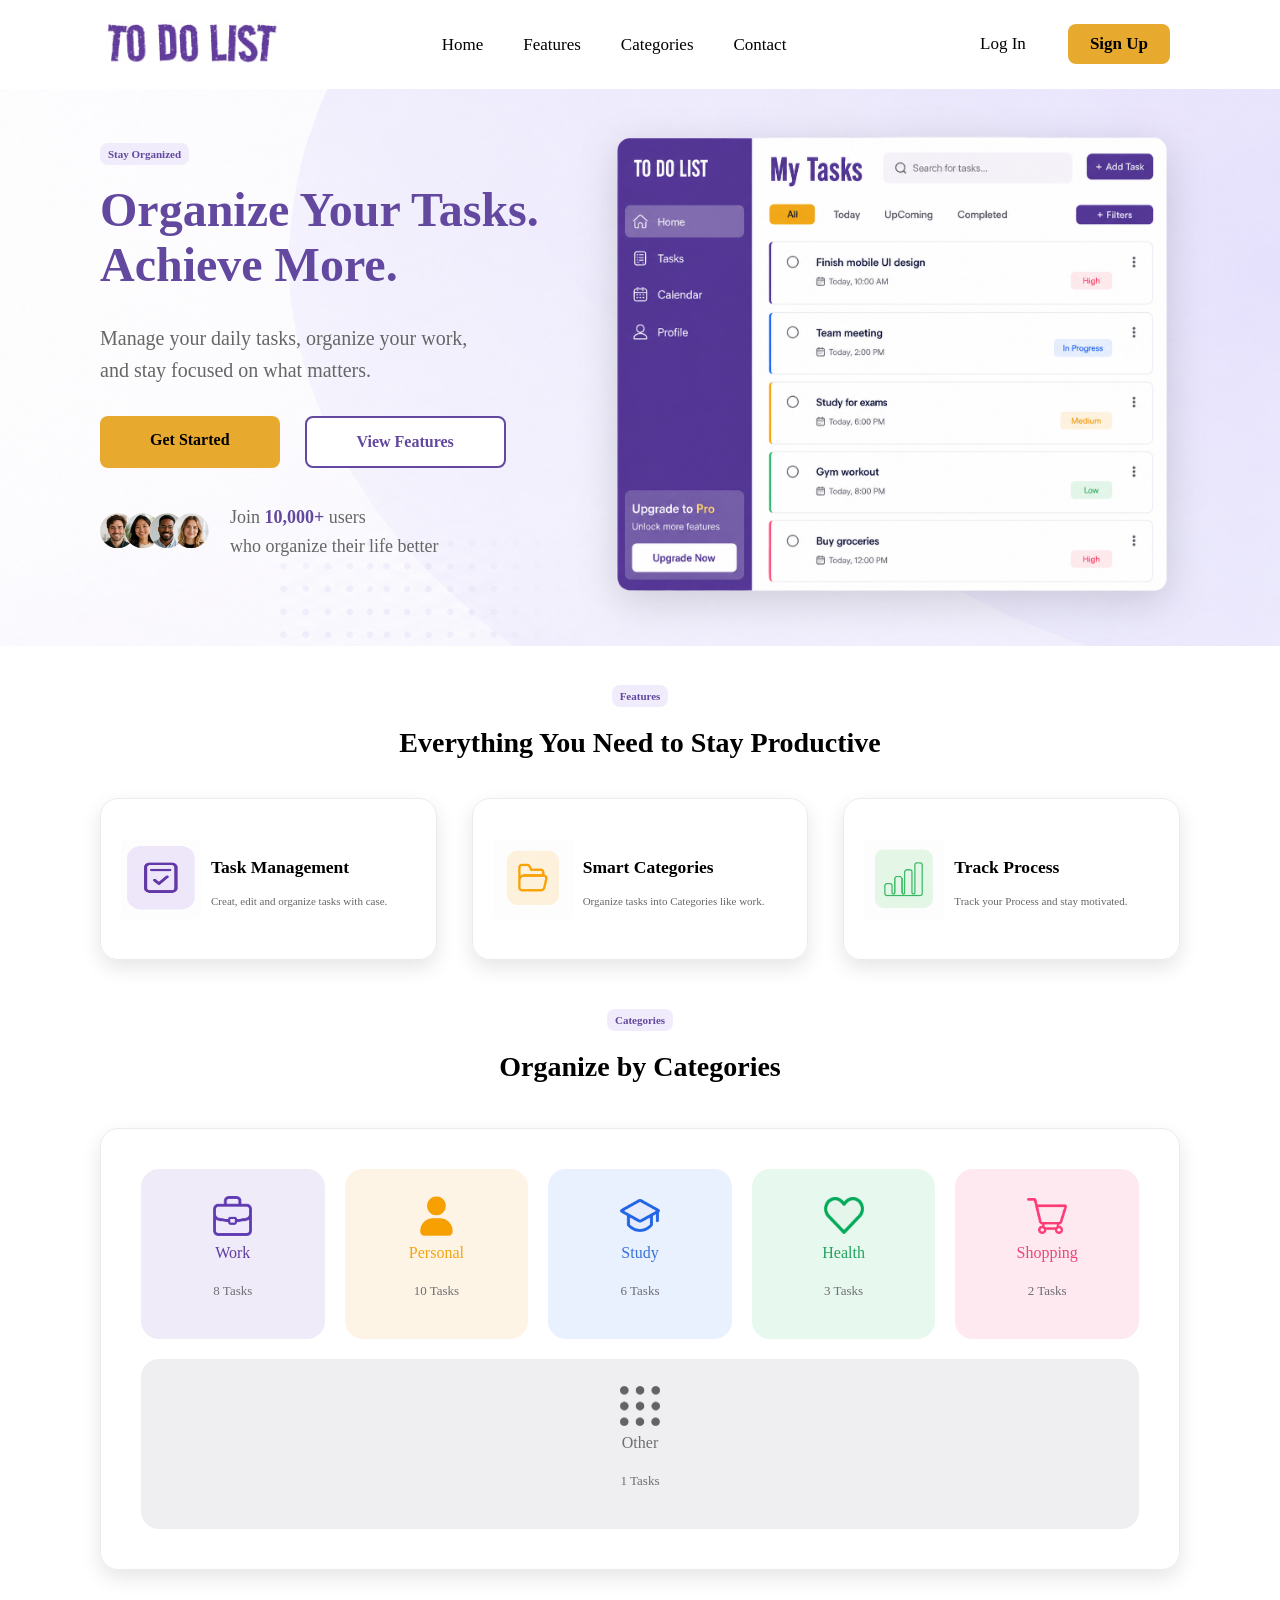
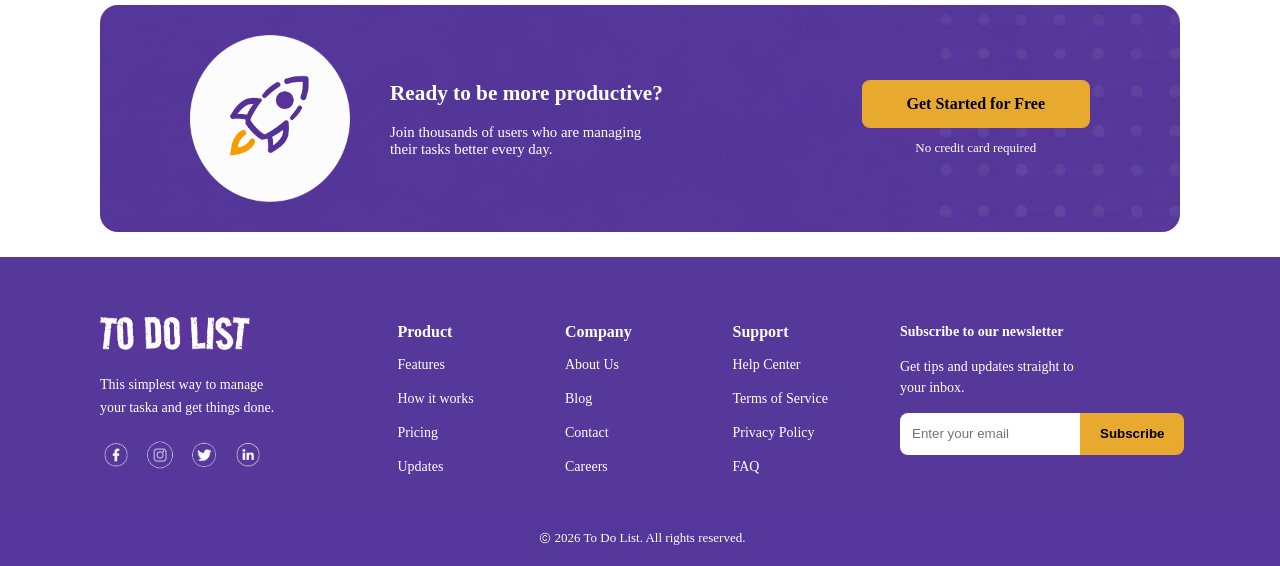
<file: index.html>
<!DOCTYPE html>
<html lang="en">
<head>
    <meta charset="UTF-8">
    <meta name="viewport" content="width=device-width, initial-scale=1.0">
    <link rel="stylesheet" href="todo.css">
    <title>to do list</title>
</head>

<body>


    <header>

        <img 
        class="site-logo" 
        src="images/logo.jpg" 
        alt="To Do logo"
        >

            <nav class="main-navigation">
                <a href="#todo.html">Home</a>
                <a href="#features">Features</a>
                <a href="#categories">Categories</a>
                <a href="#contact">Contact</a>
            </nav>
       
        <div class="account-links">
                <a href="#login.html" class="login">Log In</a>
                <a href="#signup.html" class="signup">Sign Up</a>
        </div>

    </header>
      

    <main>

        <section id="home" class="hero-section"> 
        
            <div class="hero-content">
                <span class="section-label">Stay Organized</span>
                <h1>Organize Your Tasks.<br>Achieve More.</h1>
                <p>Manage your daily tasks, organize your work,<br> and stay focused on what matters.</p>

                <div class="hero-actions">
                    <a href="#signup" class="orbutton">Get Started</a>
                    <a href="#features" class="prbutton">View Features</a>
                </div>

                <div class="hero-users">
                        <a href="#">
                            <img src="images/peopleimg.png" alt="peopleimg">
                        </a>
                        
                    
                        <p>
                            Join <span class="highlight-number">10,000+</span> users
                            <br>
                            who organize their life better
                        </p>                </div>
            </div>

            <div class="hero-image">
                <img src="images/heroimg.png" alt="To-do list application dashboard preview">
            </div> 
        </section>

        <section id="features" class="features-section"> 

            <span class="section-label">Features</span>
            <h2>Everything You Need to Stay Productive</h2>

            <div class="feature-cards">

               <article class="card">
                <img src="images/tik.png" alt="Management logo">
                <div class="txt">
                <h3>Task Management</h3>
                <p>Creat, edit and organize tasks with case.</p>
            </div>
               </article>

                <article class="card">
                    <img src="images/folder.png" alt="Categoties logo">
                    <div class="txt">
                    <h3>Smart Categories</h3>
                    <p>Organize tasks into Categories like work.</p>
                </div>
                    
                </article>

                 <article class="card">
                    <img src="images/nemo.png" alt="Process logo">
                    <div class="txt">
                    <h3>Track Process</h3>
                    <p>Track your Process and stay motivated.</p>
                </div>
                 </article>
            </div>
        </section>

        <section id="categories" class="categories-section"> 

            <span>Categories</span>
            <h2>Organize by Categories</h2>

            <div class="categorie-cards">

                <div class="cardcat">
                    
                    <div class="Work">
                    <img src="images/card1.png">
                    <a href="#work">Work</a>
                    <p>8 Tasks</p>
                </div>
                </div>
                <div class="cardcat">
                     
                     <div class="Personal">
                    <img src="images/card2.png">
                    <a href="#personal">Personal</a>
                    <p>10 Tasks</p>
                </div>
                </div>
                  <div class="cardcat">
                     
                    <div class="Study">
                    <img src="images/card3.png">
                    <a href="#study">Study</a>
                    <p>6 Tasks</p>
                </div>
                  </div>
                <div class="cardcat">
                     
                    <div class="Health">
                    <img src="images/card4.png">
                    <a href="#health">Health</a>
                    <p>3 Tasks</p>
                </div>
                </div>
                <div class="cardcat">
                     
                      <div class="Shopping">
                    <img src="images/card5.png">
                    <a href="#shopping">Shopping</a>
                    <p>2 Tasks</p>
                </div>
                </div>
                <div class="cardcat">
                   
                    <div class="Other">
                     <img src="images/card6.png">
                    <a href="#other">Other</a>
                    <p>1 Tasks</p>
                </div>
                
                </div>

            </div>
         </section>
        <section id="signup" class="cta-section"> 
            
                <img
                src="images/ctaimg.png"
                alt="cta image">
                <div class="contents">
                      <div class="cta-content">
                    <h2>Ready to be more productive?</h2>
                    <p>Join thousands of users who are managing<br> their tasks better every day.</p>
                </div>
                <div class="cta-action">
                    <a href="#">Get Started for Free</a>
                    <p>No credit card required</p>
                </div>
                </div>
              
               
        </section>
    </main>


    <footer>
        <div class="partup">
             <div class="social-media">
        <img
        class="footer-logo" 
        src="images/logoai.png" 
        alt="To Do logo">
        <p>This simplest way to manage<br>your taska and get things done.</p>
        <a href="#">
             <img src="images/facelogo.png" alt="Facebook">
        </a>
        <a href="#">
             <img src="images/inslogo.png" alt="Instagram">
        </a>
         <a href="#">
             <img src="images/xlogo.png" alt="Instagram">
        </a>
         <a href="#">
             <img src="images/linklogo.png" alt="Instagram">
        </a>
       </div>

       <div class="boxes">
        <p class="footer-title">Product</p>
        <div class="items">
             <a href="#">Features</a><br>
             <a href="#">How it works</a><br>
             <a href="#">Pricing</a><br>
             <a href="#">Updates</a>
        </div>
       </div>

       <div class="boxes">
        <p class="footer-title">Company</p>
        <div class="items">
             <a href="#">About Us</a><br>
          <a href="#">Blog</a><br>
            <a href="#">Contact</a><br>
              <a href="#">Careers</a>
        </div>
       </div>

       <div class="boxes">
        <p class="footer-title">Support</p>
          <div class="items">
            <a href="#">Help Center</a><br>
          <a href="#">Terms of Service</a><br>
            <a href="#">Privacy Policy</a><br>
              <a href="#">FAQ</a>
          </div>
      
       </div>

       <div class="subscribe">
        <p class="footer-title">Subscribe to our newsletter</p>
        <p>Get tips and updates straight to<br>your inbox.</p>
                <form class="subscribe-form">
                 <input
                    type="email"
                    placeholder="Enter your email"
                    required
                >

                    <button type="submit">Subscribe</button>
                </form>
       </div>
    </div>

      <div class="partdown">
        <img 
           class="last-icon" 
        src="images/icon.png" 
        alt="icon">
        <p>2026 To Do List. All rights reserved.</p>
      </div>
    </footer>
</body>
</html>
</file>
<file: todo.css>
* {
        box-sizing: border-box;
}

html,
body {
        width: 100%;
        height: auto;
        margin: 0;
        padding: 0;
        max-width: 100%;
}

img {
    max-width: 100%;
    height: auto;
}

header {
        width: 100%;
        height: auto;
        display: flex;
        justify-content: space-between;
        padding: 5px 100px;
}
header .site-logo{
        width: 180px;
        height: auto;
}

header .main-navigation{
        display: flex;
        gap: 40px;

        text-align: center;
}
header .main-navigation a{
        color: black;
        text-decoration: none;
        font-size: 17px;
        display: flex;
        align-items: center;
}
header .main-navigation a:hover {
        color: purple;
}

header .account-links{
        margin-top: 5px;
        display: flex;
        gap: 10px;
        padding: 14px 10px 0 0;
}
header .account-links a{
        height: 40px;
        color: black;
        text-decoration: none;
        padding: 8px 30px;
        font-size: 17px;
        border: 2px solid transparent;
        white-space: nowrap
}
header .account-links .login:hover{
        color: #56379A;
        border-color: #56379A;
        border-radius: 8px;
}
header .account-links .signup{
        background-color: #E8AA2E;
        height: 40px;
        padding: 8px 20px;
        border-radius: 8px;
        font-weight: bold;
        white-space: nowrap
}
header .account-links .signup:hover{
        background-color: #D99A1F;
}

.hero-section{
        max-width: 100%;
        height: auto;

        padding: 40px 100px;

        background-image: url("images/backhero.png");
        background-position:right;
        
        display: flex;

}

.hero-content{
        flex: 1 1 600px;
        padding-top: 15px;
}
.hero-section .hero-image{
   flex: 1 1 700px;
}
.hero-content .section-label{
        width: 125px;
        height: auto;

        padding: 5px 8px;

        color:#62489E;
        background-color: #F0ECFC;
        font-weight: 700;
        font-size: 11px;
        border-radius: 8px;
}
.hero-content h1{
        padding-top: 20px;
        margin: 0;

        color: #62489E;
        font-weight: 700;
        line-height: 1.15;
        font-size: clamp(45px, 3.75vw, 60px);   
}
.hero-content p{
        font-size: clamp(16px, 1.66vw ,20px);

        line-height: 1.6;
        color: #666;
        margin: 30px 0;
}

.hero-actions{
        display: flex;
        gap:25px;
        margin: 5px 0;
}
.hero-actions .orbutton{
        color:black;
        text-decoration: none;
        background-color: #E8AA2E;
        border-radius: 8px;
        font-weight: 700;

        padding: 15px 50px;

        white-space: nowrap
}
.hero-actions .orbutton:hover{
         background-color: #D99A1F;
}
.hero-actions .prbutton{
        padding: 15px 50px;

        text-decoration: none;
        border-radius: 8px;
        background-color: white;
        color: #62489E;
        border: 2px solid #62489E;
        font-weight: 700;

        white-space: nowrap
}
.hero-actions .prbutton:hover{
        border: 2px solid #D99A1F;
        color: #D99A1F;
}


.hero-image img{
        display: flex;
        align-items: center;
        border-radius: 8px;
       
        filter: drop-shadow(0 10px 20px rgba(0, 0, 0, 0.15));
}

.hero-section .hero-users{
        display: flex;
        align-items: center;
}
.hero-users p{
        font-size: 18px;
        line-height: 1.6;
        color: #666;
}
.hero-users span{
        color: #62489E;
        font-weight: 700;
}
.hero-users a {
        width: 130px;
        flex-shrink: 0;
    
}
.hero-users a img{
        width: 100%;
        height: auto;
        display: block;
}


.features-section{
        width: 100%;
        height: auto;
        padding: 40px 100px;
        display: block;
        text-align: center;
}
.features-section .section-label{
        width: 125px;
        height: auto;
        padding: 5px 8px;
        color:#62489E;
        background-color: #F0ECFC;
        font-weight: 700;
        font-size: 11px;
        border-radius: 8px;
}
.features-section h2{
        font-size: 28px;
}
    
.features-section .feature-cards{
        flex-wrap: wrap;
        display: flex;
        gap: 35px;
        font-size: 15px;
}
.feature-cards .card{
        flex: 1 1 280px;
        height: auto;
        display: flex;
        gap: 10px;
        border:1px solid #ebebeb;
        border-radius: 18px;
        padding: 40px 20px;
        margin-top: 15px;
        text-align:left;
        align-items: center;
        
        box-shadow: 0 8px 20px rgba(0, 0, 0, 0.10);
}
.feature-cards .card .txt p{
        color: #666;
        font-size: 11px;
}
.feature-cards .card img{
    width: 80px;
    height: 80px;
}

.categories-section{
        width: 100%;
        padding: 10px 100px;
        text-align: center;
}
.categories-section span{
        width: 125px;
        height: auto;

        padding: 5px 8px;

        color:#62489E;
        background-color: #F0ECFC;
        font-weight: 700;
        font-size: 11px;
        border-radius: 8px;
}
.categories-section h2{
        font-size: 28px;
        margin-bottom: 45px;
}
.categorie-cards{
        display: flex;
        gap: 20px;
        flex-wrap: wrap;
         
        padding: 40px;

        border:1px solid #ebebeb;
        border-radius: 18px;
        box-shadow: 0 8px 20px rgba(0, 0, 0, 0.10);
}
.cardcat{
        flex: 1 0 160px;
        min-width: 0;
        display: flex;
        flex-direction: column;
        align-items: center;
        justify-content: center; 
        
            
}
.cardcat > div {
    width: 100%;
    min-height: 170px;

    padding: 20px 10px;

    display: flex;
    flex-direction: column;
    align-items: center;
    justify-content: center;

    border-radius: 18px;
}

.cardcat .Work{
        color:#5F3C9F;
        background-color: #F0EBF9;
         
        border-radius: 18px;
}
.cardcat .Personal{
        color: #F4A510;
        background-color: #FEF4E5;
         
        border-radius: 18px;
}
.cardcat .Study{
        color:#3772D5;
        background-color: #E9F0FE;
        
        border-radius: 18px;
}
.cardcat .Health{
        color: #22A35E;
        background-color: #E7F9EE;
         
        border-radius: 18px;
}
.cardcat .Shopping{
        color: #EE467A;
        background-color: #FDE9EF;
         
        border-radius: 18px;
}
.cardcat .Other{
        color: #6E6E73;
        background-color: #EFEFF1;
         
        border-radius: 18px;
}
.cardcat a {
        color: inherit;
    
        text-decoration: none;
        margin-bottom: 8px;
}
.cardcat p{
        color:#6E6E73 ;
        font-size: 13px;
}
.cardcat img{
        width: 40px;
        height: 40px;
        object-fit: contain;

        margin-bottom: 8px;
}


.cta-section {
    display: flex;
    align-items: center;
    
    background-image: url("images/ctaback copy.png");
    background-position: right;
    border-radius: 18px;
   
    padding:  30px 90px;
    margin: 25px 100px;
}
.cta-section img{
        flex: 0 1 160px;
        min-width: 130px;
        margin-right: 40px;
}
.cta-section .contents{
        align-items: center;
        justify-content: space-between;
        display: flex;
       
        flex: 1;
}
.cta-content {
        flex: 1;
}

.cta-content h2{
        color: white;
        white-space: nowrap;
        font-size: clamp(20px, 1.66vw ,30px);
}
.cta-content p {
        color: white;
        white-space: nowrap;
        font-size: clamp(14px, 1.16vw ,18px);
}

.cta-action {
    display: flex;
    flex-direction: column;
    align-items: center;
    flex-shrink: 0;
    margin: 0;
}
 
.cta-action a {
    padding: 15px 45px;

    background-color: #E8AA2E;
    color: black;

    text-decoration: none;
    font-weight: 700;

    border-radius: 8px;
    white-space: nowrap;
}

.cta-action a:hover {
    background-color: #D99A1F;
}

.cta-action p {
    margin: 12px 0 0;

    color: white;
    font-size: 13px;
    white-space: nowrap
}

/* ================= FOOTER ================= */

footer {
    background-color: #56379A;
    color: white;
}

footer .partup {
    display: flex;
    justify-content: space-between;
    align-items: flex-start;
    
    padding: 50px 100px 35px;
}


.social-media {
    padding-top: 10px;
    width: 260px;
    flex-shrink: 0;
}

.social-media .footer-logo {
    width: 150px;
    height: auto;
}

.social-media p {
    color: white;
    font-size: 14px;
    line-height: 1.6;
    margin: 20px 0;
}

.social-media a {
    width: 32px;
    height: 32px;
    display: inline-block;
    margin-right: 8px;
    text-decoration: none;
}

.social-media a img {
    width: 100%;
    height: auto;
    display: block;
}


/* ---------- Footer Columns ---------- */

.boxes {
    display: flex;
    flex-direction: column;

    width: 130px;
}


/* عنوان ستون‌ها */

.footer-title {
    color: white;
    font-size: 16px;
    font-weight: 700;
}


/* لینک‌های Footer */

.boxes a {
    display: block;
    color: white;
    text-decoration: none;
    font-size: 14px;
     
}

.boxes a:hover {
    color: #E8AA2E;
}


/* ---------- Subscribe ---------- */

.subscribe {
     width: 280px;
     max-width: 100%;
}

.subscribe p {
    color: white;
    font-size: 14px;
    line-height: 1.5;
}

.subscribe-form {
    display: flex;
    
    margin-top: 15px;
}

.subscribe-form input {
    max-width: 180px;
    height: 42px;

    padding: 0 12px;

    border: none;
    outline: none;

    border-radius: 8px 0 0 8px;
}

.subscribe-form button {
    height: 42px;

    padding: 0 20px;

    border: none;
    border-radius: 0 8px 8px 0;

    background-color: #E8AA2E;
    color: black;

    font-weight: 700;
    cursor: pointer;
}

.subscribe-form button:hover {
    background-color: #D99A1F;
}


/* ---------- Footer Bottom ---------- */

footer .partdown {
    display: flex;
    justify-content: center;
    align-items: center;

    padding: 18px 100px;

    background-color:#55369A;
}

.partdown p {
    margin: 0;

    color: white;
    font-size: 13px;
}
.last-icon{  
    width: 20px;
    height: auto;}

    
    
    /* responssive */

@media (max-width: 1200px) { 
        .hero-section .hero-actions a{
                padding: 13px clamp(20px, 2.4vw, 29px);
                font-size: clamp(12px, 1.33vw, 18px);
        }

        .cta-action a{
                padding: 13px clamp(20px, 2.4vw, 29px);
                font-size: clamp(14px, 1.5vw, 18px);
        }
        .cta-section p{
               font-size: clamp(12px, 1.33vw, 18px);
        }

        footer .subscribe-form{
                
        }
        footer .partup{
                padding: 50px clamp(30px, 4.5vw, 80px) 35px;
        }

        .subscribe-form input{
                width: clamp( 100px, 12vw,180px);
        }
}

@media (max-width: 900px) { }

@media (max-width: 700px) { }

/* @media (max-width: 1300px){

        header .site-logo{
                width: 175px;
                height: 65px;
        }

        header .main-navigation{
                display: flex;
                gap:35px;
        }

        header .main-navigation a{
                font-size: 16px;
        }

        .hero-actions .orbutton,.hero-actions .prbutton{
                flex-shrink: 0;
                display: flex;
                align-items: center;
                justify-content: center;
        }
        .hero-section .hero-content{
                margin-right: 30px;
        }
        .hero-section .hero-image img{
                width: 100%;
        
        }
        .hero-section {
                display: flex;
                gap:60px;
        }
        .hero-section .hero-content{
                width: 35%;
        }
        .hero-section .hero-content h1{
                font-size: 50px;
        }
        

        .account-links .login, .account-links .signup{
                font-size: 16px;
        }

        .cta-action {
                display: flex;
                flex-direction: column;
                align-items: center;
                margin: 25px 0 0 100px ;
        }

        .feature-cards h3{
                font-size: 14px;
        }
        .feature-cards p{
                font-size: 12px;
        }


       .categorie-cards{
                display: flex;
                flex-wrap: wrap;
                justify-content: center;
        }
        .cardcat {
                flex: 0 1 25%;
                display: flex;
                flex-direction: column;
                align-items: center;
                justify-content: center; 
        } 
        .cardcat img{
                display:flex;
                width: 30px;
                height: 30px;
        }
        

        .Work, .Personal, .Study,
        .Health, .Shopping, .Other{
                width: 100%;
                display: flex;
                flex-direction: column;
                align-items: center;
        }


        .cta-section img{
                width:170px;
                height: 170px;
        }
        
       .boxes a {
                display: block;
                color: white;
                text-decoration: none;
                font-size: 12px;
        }

}

@media( max-width: 1090px){

        Header{
                display: flex;
              
                gap: 20px;
        } 

        Header .site-logo{
                width: 150px;
                height: 60px;
        }
        
        .hero-section .hero-content{
                width: 42%;
        }

        .hero-section .hero-content h1{
                font-size: 40px;
        }
        .hero-section .hero-content p{
                font-size: 15px;
        }
        .hero-actions .orbutton,.hero-actions .prbutton{
                 flex-shrink: 0;
                font-size: 10px;
                
        }

        .hero-section .hero-image{
                width: 100%;
                
        }

        .cardcat {
                flex: 0 1 20%;
                display: flex;
                flex-direction: column;
                align-items: center;
                justify-content: center; 
        } 

         .Work, .Personal, .Study,
        .Health, .Shopping, .Other{
              font-size: 14px;
        }

        .cardcat p {
                font-size: 11px;
        }

        .cta-section .contents{
                display: flex;
                gap: 50px;
        }
        footer .partup{
                display: flex;
                gap:35px;
        }

        .subscribe-form input{
                font-size: 9px;
                display: flex;
                justify-content: center;
                align-items: center;
                width: 100px;
                height: 34px;
        }

        .subscribe-form button{
                display: flex;
                justify-content: center;
                align-items: center;
                font-size: 9px;
                width: 70px;
                height: 34px;
        }
        
       .subscribe p{
        font-size: 12px;
       }

       .partup p{
        font-size: 12px;
       }

       .social-media .footer-logo{
        width: 150px;
        height: 30px;
       }

       .social-media a{
        width: 22px;
        height: 22px;
       }
}

   */
</file>
